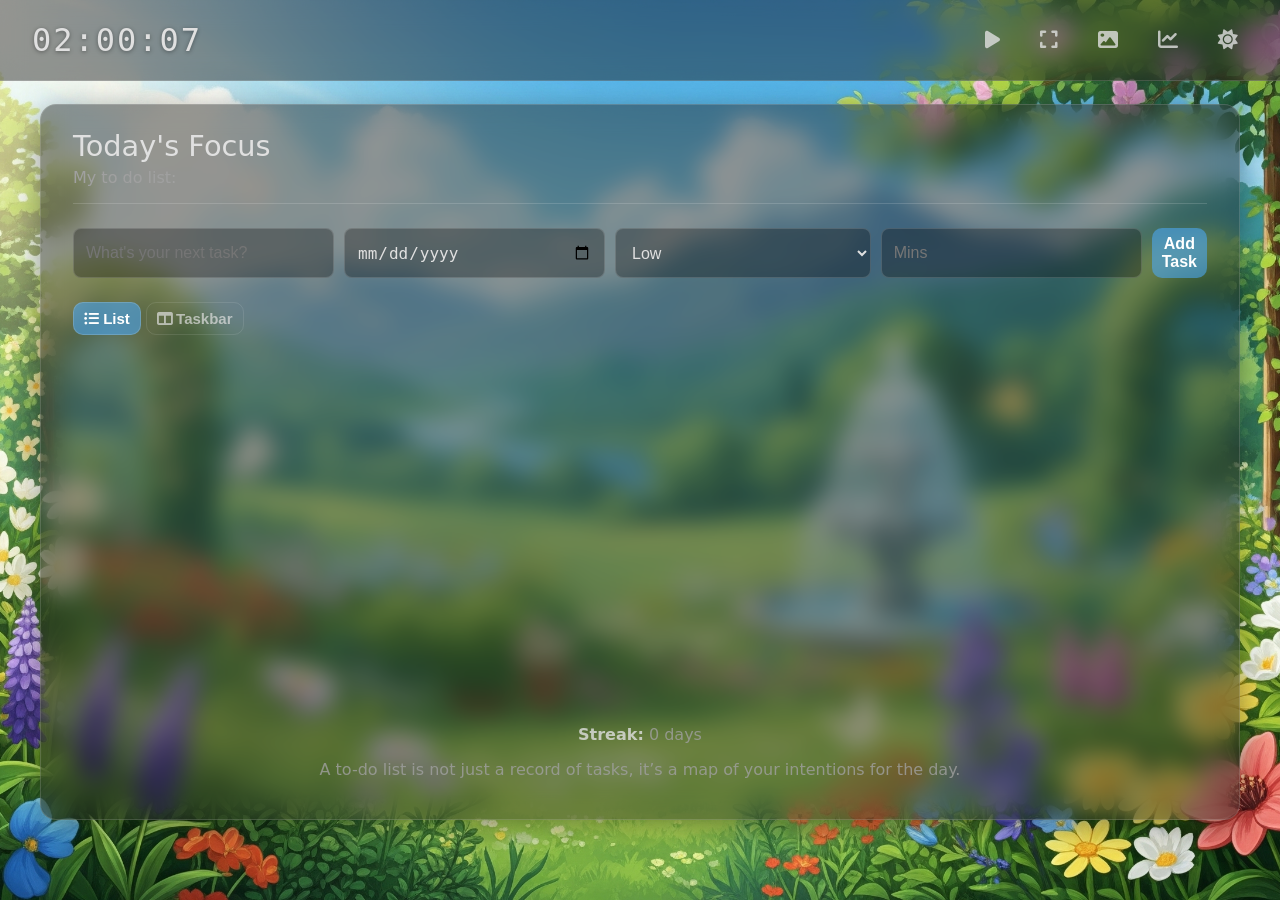
<file: index.html>
<!DOCTYPE html>
<html lang="en">
<head>
    <meta charset="UTF-8">
    <meta name="viewport" content="width=device-width, initial-scale=1.0">
    <title>To-Do Dashboard</title>
    <link rel="stylesheet" href="style.css">
    <link rel="stylesheet" href="https://cdnjs.cloudflare.com/ajax/libs/font-awesome/6.5.2/css/all.min.css">
    
    <script>
        (function() {
            const savedTheme = localStorage.getItem('userBackgroundTheme');
            if (savedTheme) {
                document.documentElement.classList.add(savedTheme);
            }
        })();
    </script>
</head>
<body>
     <audio id="background-music" src="calm_music.mp3" loop></audio>
    <nav class="top-navbar">
        <div id="minimal-clock" class="minimal-clock">
            <span data-unit="hours">00</span><span class="separator">:</span><span data-unit="minutes">00</span><span class="separator">:</span><span data-unit="seconds">00</span>
        </div>
        <div class="controls">
            <button id="music-toggle" class="header-btn" title="Play/Pause Music"><i class="fas fa-play"></i></button>
            <button id="fullscreen-toggle" class="header-btn" title="Toggle Fullscreen"><i class="fas fa-expand"></i></button>
            <button id="change-bg-btn" class="header-btn" title="Change Background"><i class="fas fa-image"></i></button>
            <button id="summaryButton" class="header-btn" title="Productivity Summary"><i class="fas fa-chart-line"></i></button>
            <button id="theme-toggle" class="header-btn" title="Toggle Theme"><i class="fas fa-sun"></i></button>
        </div>
    </nav>

    <div class="app-container">
        <main class="content-container">
            <header class="app-header">
                <h1>Today's Focus</h1>
                <h4>My to do list:</h4>
            </header>
            <div class="input-container">
                <input type="text" id="taskInput" placeholder="What's your next task?">
                <input type="date" id="dueDateInput" title="Due Date">
                <select id="prioritySelect" title="Priority">
                    <option value="low">Low</option>
                    <option value="medium">Medium</option>
                    <option value="high">High</option>
                </select>
                <input type="number" id="durationInput" min="1" placeholder="Mins" title="Focus Duration (minutes)">
                <button id="addTaskButton">Add Task</button>
            </div>
            <div class="view-controls">
                <button id="listViewBtn" class="view-btn active"><i class="fas fa-list-ul"></i> List</button>
                <button id="kanbanViewBtn" class="view-btn"><i class="fas fa-columns"></i> Taskbar</button>
            </div>
            <div class="task-area">
                <ul id="task-list-view" class="task-list"></ul>
                <div id="kanban-view" class="kanban-board hidden">
                    <div class="kanban-column" data-status="todo">
                        <h3>To Do</h3>
                        <ul class="kanban-tasks" data-column="todo"></ul>
                    </div>
                    <div class="kanban-column" data-status="inprogress">
                        <h3>In Progress</h3>
                        <ul class="kanban-tasks" data-column="inprogress"></ul>
                    </div>
                    <div class="kanban-column" data-status="done">
                        <h3>Done</h3>
                        <ul class="kanban-tasks" data-column="done"></ul>
                    </div>
                </div>
            </div>
             <div class="gamification-stats">
                <p><strong>Streak:</strong> <span id="streak-count">0</span> days </p>
                <p>A to-do list is not just a record of tasks, it’s a map of your intentions for the day.</p>
            </div>
        </main>
    </div>
    
    <div id="modal" class="modal-overlay hidden">
        <div class="modal-content">
            <button id="closeModal" class="close-btn">&times;</button>
            <div id="modal-body"></div>
        </div>
    </div>

    <div id="bg-chooser-modal" class="modal-overlay hidden">
        <div class="modal-content">
            <button id="closeBgModal" class="close-btn">&times;</button>
            <h2>Choose a Background</h2>
            <div class="bg-options">
                <div class="bg-option" data-theme="theme-bg-1" title="Lush Garden">
                    <img src="backimg.png" alt="Lush Garden Theme">
                    <span>Lush Garden</span>
                </div>
                <div class="bg-option" data-theme="theme-bg-2" title="Night Sky">
                    <img src="nightimg.png" alt="Nght Sky Theme">
                    <span>Night Sky</span>
                </div>
                <div class="bg-option" data-theme="theme-bg-3" title="Summer Sky">
                    <img src="summerimg.png" alt="Summer sky Theme">
                    <span>Summer Sky</span>
                </div>
            </div>
        </div>
    </div>

    <script src="script.js"></script>

    
</body>

</html>
</file>
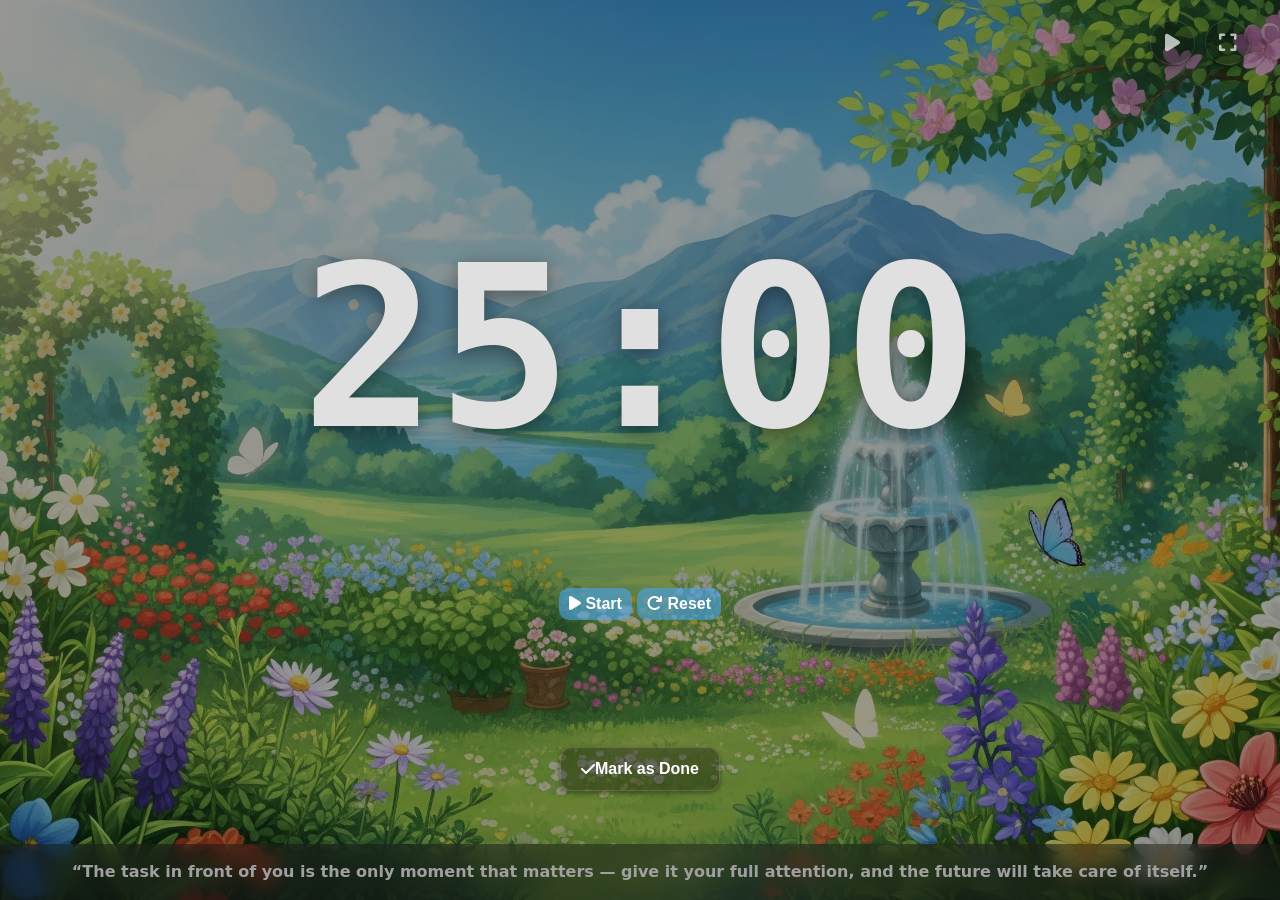
<file: focus.html>
<!DOCTYPE html>
<html lang="en">
<head>
    <meta charset="UTF-8">
    <meta name="viewport" content="width=device-width, initial-scale=1.0">
    <title>Focus Session</title>
    <link rel="stylesheet" href="style.css">
    <link rel="stylesheet" href="https://cdnjs.cloudflare.com/ajax/libs/font-awesome/6.5.2/css/all.min.css">
    
    <script>
        (function() {
            const savedTheme = localStorage.getItem('userBackgroundTheme');
            if (savedTheme) {
                document.documentElement.classList.add(savedTheme);
            }
        })();
    </script>
</head>
<body class="focus-body">

    <audio id="background-music" src="calm_music.mp3" loop></audio>

    <div class="focus-controls-top">
        <button id="music-toggle" class="header-btn" title="Play/Pause Music">
            <i class="fas fa-play"></i>
        </button>
        <button id="fullscreen-toggle" class="header-btn" title="Toggle Fullscreen">
            <i class="fas fa-expand"></i>
        </button>
    </div>

    <div class="focus-container">
        <div class="focus-task">
            <h1 id="focus-task-text">Loading Task...</h1>
        </div>
        
        <div id="pomodoro-timer" class="pomodoro-timer-large">25:00</div>
        
        <div id="pomodoro-controls">
            <button id="pomodoro-start" class="pomodoro-btn"><i class="fas fa-play"></i> Start</button>
            <button id="pomodoro-pause" class="pomodoro-btn hidden"><i class="fas fa-pause"></i> Pause</button>
            <button id="pomodoro-reset" class="pomodoro-btn"><i class="fas fa-redo"></i> Reset</button>
        </div>

        <button id="focus-complete-btn" class="pomodoro-btn">
            <i class="fas fa-check"></i> Mark as Done
        </button>
    </div>

    <footer><p>
        <h1>“The task in front of you is the only moment that matters — give it your full attention, and the future will take care of itself.”</h1>
    </p></footer>
    <script src="focus.js"></script>
</body>
</html>
</file>
<file: style.css>
/* --- Global Styles & THEME Variables --- */
:root {
    /* Dark Theme (Default) */
    --bg-overlay: rgba(10, 10, 10, 0.4);
    --glass-bg: rgba(25, 25, 25, 0.45);
    --glass-border: rgba(255, 255, 255, 0.15);
    --text-color: #e0e0e0;
    --text-muted: #a0a0a0;
    --input-bg: rgba(0, 0, 0, 0.3);
    --accent-color: #4ba8f494;
    --hover-accent: #959a9f;
    --shadow-color: rgba(0, 0, 0, 0.4);
    --clock-text: #e0e0e0;
    --summary-bg: rgba(50, 50, 50, 0.7);
    --button-text-color: #ffffff; 
}

body.light-mode {
    /* Light Theme */
    --bg-overlay: rgba(255, 255, 255, 0.05);
    --glass-bg: rgba(245, 245, 245, 0.6);
    --glass-border: rgba(0, 0, 0, 0.15);
    --text-color: #333333;
    --text-muted: #555555;
    --input-bg: rgba(255, 255, 255, 0.6);
    --accent-color: #0d8bff;
    --hover-accent: #0069d9;
    --shadow-color: rgba(0, 0, 0, 0.1);
    --clock-text: #444444;
    --summary-bg: rgba(200, 200, 200, 0.8);
    --button-text-color: #ffffff;
}

html {
    background-image: url('backimg.png');
    background-size: cover;
    background-position: center;
    background-attachment: fixed;
    height: 100%;
}
html.theme-bg-1 { background-image: url('backimg.png'); }
html.theme-bg-2 { background-image: url('nightimg.png'); }
html.theme-bg-3 { background-image: url('summerimg.png'); }

body {
    font-family: 'Segoe UI', system-ui, sans-serif;
    margin: 0;
    min-height: 100vh;
}

/* --- Navigation Bar --- */
.top-navbar {
    position: fixed;
    top: 0;
    left: 0;
    right: 0;
    z-index: 1000;
    display: flex;
    justify-content: space-between;
    align-items: center;
    padding: 10px 2rem;
    height: 60px;
    box-sizing: content-box;
    background: var(--glass-bg);
    backdrop-filter: blur(12px);
    -webkit-backdrop-filter: blur(12px);
    border-bottom: 1px solid var(--glass-border);
    transition: background 0.3s ease, border 0.3s ease;
}

.minimal-clock {
    font-size: 2rem;
    font-weight: 500;
    color: var(--clock-text);
    text-shadow: 0 1px 4px var(--shadow-color);
    font-family: 'Roboto Mono', 'Consolas', monospace;
    letter-spacing: 2px;
}
.minimal-clock .separator { animation: blink 1s step-end infinite; }
@keyframes blink { 50% { opacity: 0; } }

.app-container {
    width: 100%;
    min-height: 100vh;
    display: flex;
    justify-content: center;
    padding: 1.5rem;
    padding-bottom: 5rem;
    box-sizing: border-box;
}

.content-container {
    width: 100%;
    max-width: 1200px;
    margin-top: 80px;
    background: var(--glass-bg);
    border: 1px solid var(--glass-border);
    border-radius: 16px;
    backdrop-filter: blur(12px);
    -webkit-backdrop-filter: blur(12px);
    box-shadow: 0 8px 32px 0 var(--shadow-color);
    padding: 1.5rem 2rem;
    box-sizing: border-box;
    display: flex;
    flex-direction: column;
    animation: fadeIn 1s ease;
    transition: background 0.3s ease, border 0.3s ease;
}
@keyframes fadeIn { from { opacity: 0; transform: translateY(20px); } to { opacity: 1; transform: translateY(0); } }

.app-header { display: flex; flex-direction: column; align-items: flex-start; gap: 5px; width: 100%; padding-bottom: 1rem; border-bottom: 1px solid var(--glass-border); }
.app-header h1 { margin: 0; color: var(--text-color); font-weight: 500; font-size: 1.8rem; }
.app-header h4 { margin: 0; color: var(--text-muted); font-weight: 400; font-size: 1rem; }
.controls .header-btn { margin-left: 15px; }

.header-btn, .close-btn { background: none; border: none; font-size: 20px; cursor: pointer; color: var(--text-color); opacity: 0.8; transition: opacity 0.2s, color 0.2s; }
.header-btn:hover, .close-btn:hover { opacity: 1; color: var(--accent-color); }
.input-container { display: flex; gap: 10px; margin: 1.5rem 0; }
input, select { width: 100%; padding: 12px; border: 1px solid var(--glass-border); border-radius: 8px; background-color: var(--input-bg); color: var(--text-color); font-size: 16px; transition: border-color 0.3s; }
input:focus, select:focus { border-color: var(--accent-color); outline: none; }
button { padding: 7px 10px; border-radius: 10px; border: none; background-color: var(--accent-color); color: var(--button-text-color); font-weight: bold; cursor: pointer; transition: all 0.2s ease-in-out; font-size: 16px; }
button:hover { background-color: var(--hover-accent); transform: translateY(-2px); box-shadow: 0 4px 8px var(--shadow-color); }
.view-controls { margin-bottom: 1rem; }
.view-btn { background-color: transparent; color: var(--text-color); border: 1px solid var(--glass-border); opacity: 0.7; font-size: 15px; }
.view-btn.active { background-color: var(--accent-color); color: var(--button-text-color); opacity: 1; }
.task-area { flex-grow: 1; overflow-y: auto; padding-right: 10px; }
.task-item { display: flex; align-items: center; padding: 12px 15px; background-color: var(--input-bg); border-radius: 8px; margin-bottom: 10px; animation: slideInUp 0.5s ease; transition: transform 0.2s, box-shadow 0.2s; font-size: 16px; color: var(--text-color); }
.task-checkbox { width: 18px; height: 18px; margin-right: 15px; cursor: pointer; accent-color: var(--accent-color); }
.priority-tag { font-size: 11px; font-weight: bold; padding: 3px 8px; border-radius: 12px; margin-right: 15px; text-transform: uppercase; }
.priority-tag.high { background-color: var(--priority-high); color: white; }
.priority-tag.medium { background-color: var(--priority-medium); color: #111; }
.priority-tag.low { background-color: var(--priority-low); color: #111; }
.task-item-content { flex-grow: 1; }
.task-item-content.completed p { text-decoration: line-through; opacity: 0.6; }
.kanban-board { display: grid; grid-template-columns: repeat(3, 1fr); gap: 20px; }
.kanban-column { padding: 15px; border-radius: 8px; background: rgba(45, 46, 47, 0.527); }
.kanban-column h3 { margin-top: 0; border-bottom: 1px solid var(--glass-border); padding-bottom: 10px; color: var(--text-color); font-weight: 500; }
.modal-overlay { position: fixed; top: 0; left: 0; width: 100%; height: 100%; background-color: rgba(0, 0, 0, 0.273); display: flex; justify-content: center; align-items: center; z-index: 1001; opacity: 0; visibility: hidden; transition: opacity 0.3s, visibility 0.3s; }
.modal-overlay:not(.hidden) { opacity: 1; visibility: visible; }
.modal-content { background: var(--summary-bg); border: 1px solid var(--glass-border); backdrop-filter: blur(15px); padding: 20px; border-radius: 12px; width: 90%; max-width: 400px; transform: scale(0.9); transition: transform 0.3s; color: var(--text-color); }
.modal-overlay:not(.hidden) .modal-content { transform: scale(1); }
.close-btn { position: absolute; top: 15px; right: 20px; }
.hidden { display: none !important; }
.gamification-stats { text-align: center; padding-top: 1rem; opacity: 0.8; color: var(--text-muted); }
.gamification-stats strong { color: var(--text-color); }
.summary-list { list-style: none; padding: 0; }
.summary-list li { padding: 8px 0; border-bottom: 1px solid var(--glass-border); }
.summary-list li:last-child { border-bottom: none; }

footer {
    text-align: center;
    padding: 0.5rem;
    font-size: 0.5rem;
    color: var(--text-muted);
    width: 100%;
    box-sizing: border-box;
    position: fixed;
    bottom: 0;
    left: 0;
    background: var(--glass-bg);
    backdrop-filter: blur(10px);
    -webkit-backdrop-filter: blur(10px);
}

/* --- Focus Page Styles --- */
.focus-body { position: relative; display: flex; justify-content: center; align-items: center; text-align: center; color: var(--text-color); }
.focus-body::before { content: ''; position: absolute; top: 0; left: 0; width: 100%; height: 100%; background-color: rgba(0, 0, 0, 0.4); z-index: -1; }
.focus-container { display: flex; flex-direction: column; justify-content: space-around; align-items: center; height: 90vh; width: 100%; }
.pomodoro-timer-large { font-size: 25vh; font-weight: bold; font-family: 'Roboto Mono', 'Consolas', monospace; line-height: 1; text-shadow: 0 5px 20px var(--shadow-color); }
.focus-task h1 { font-size: 2.5rem; font-weight: 500; margin: 0; opacity: 0.8; }
.focus-controls-top { position: absolute; top: 20px; right: 30px; display: flex; gap: 10px; }
.focus-controls-top .header-btn, #focus-complete-btn.pomodoro-btn { background-color: var(--input-bg); border: 1px solid var(--glass-border); border-radius: 50%; width: 45px; height: 45px; display: flex; align-items: center; justify-content: center; box-shadow: 0 2px 5px var(--shadow-color); }
#focus-complete-btn.pomodoro-btn { border-radius: 12px; width: auto; height: auto; padding: 12px 20px; }

.bg-options { display: flex; justify-content: space-around; gap: 15px; margin-top: 20px; }
.bg-option { cursor: pointer; border: 2px solid transparent; border-radius: 10px; overflow: hidden; text-align: center; transition: transform 0.2s, border-color 0.2s; }
.bg-option:hover { transform: scale(1.05); border-color: var(--accent-color); }
.bg-option img { width: 100px; height: 60px; object-fit: cover; display: block; }
.bg-option span { font-size: 0.9rem; padding: 5px; display: block; background-color: rgba(0,0,0,0.3); }

.task-meta { font-size: 0.8rem; color: var(--text-muted); margin-top: 5px; opacity: 0.8; }
.task-duration i { margin-right: 5px; }

/* ================================================= */
/* --- NEW: COMPREHENSIVE RESPONSIVE STYLES --- */
/* ================================================= */

/* For Tablets and Smaller Desktops */
@media (max-width: 1024px) {
    .content-container {
        margin-top: 70px;
        height: calc(100vh - 90px); /* Adjust height for smaller screens */
    }
    .pomodoro-timer-large {
        font-size: 20vh;
    }
    .focus-task h1 {
        font-size: 2rem;
    }
}

/* For Mobile Phones (Portrait) */
@media (max-width: 768px) {
    .app-container {
        padding: 1rem;
        padding-bottom: 4rem; /* Ensure space above footer */
    }
    .content-container {
        padding: 1rem 1.5rem;
    }
    .input-container {
        flex-direction: column;
        gap: 15px;
    }
    .kanban-board {
        grid-template-columns: 1fr; /* Stack columns */
    }
    .app-header h1 {
        font-size: 1.5rem;
    }
    .task-item {
        flex-wrap: wrap; /* Allow items to wrap if needed */
    }
    .task-actions {
        margin-left: auto; /* Push actions to the right */
    }
    footer {
        padding: 0.5rem;
        font-size: 0.7rem;
    }
}

/* For Small Mobile Phones */
@media (max-width: 480px) {
    .top-navbar {
        flex-wrap: wrap;
        height: auto;
        padding: 10px 1rem;
    }
    .minimal-clock {
        width: 100%;
        text-align: center;
        font-size: 1.8rem;
        margin-bottom: 8px;
    }
    .controls {
        width: 100%;
        justify-content: space-around;
        margin-left: 0;
    }
    .controls .header-btn {
        margin: 0;
    }
    .content-container {
        margin-top: 120px; /* Adjust for taller mobile navbar */
        height: calc(100vh - 140px);
    }
    .pomodoro-timer-large {
        font-size: 18vh;
    }
    .focus-task h1 {
        font-size: 1.5rem;
    }
    .focus-controls-top {
        right: 15px;
    }
}
</file>
